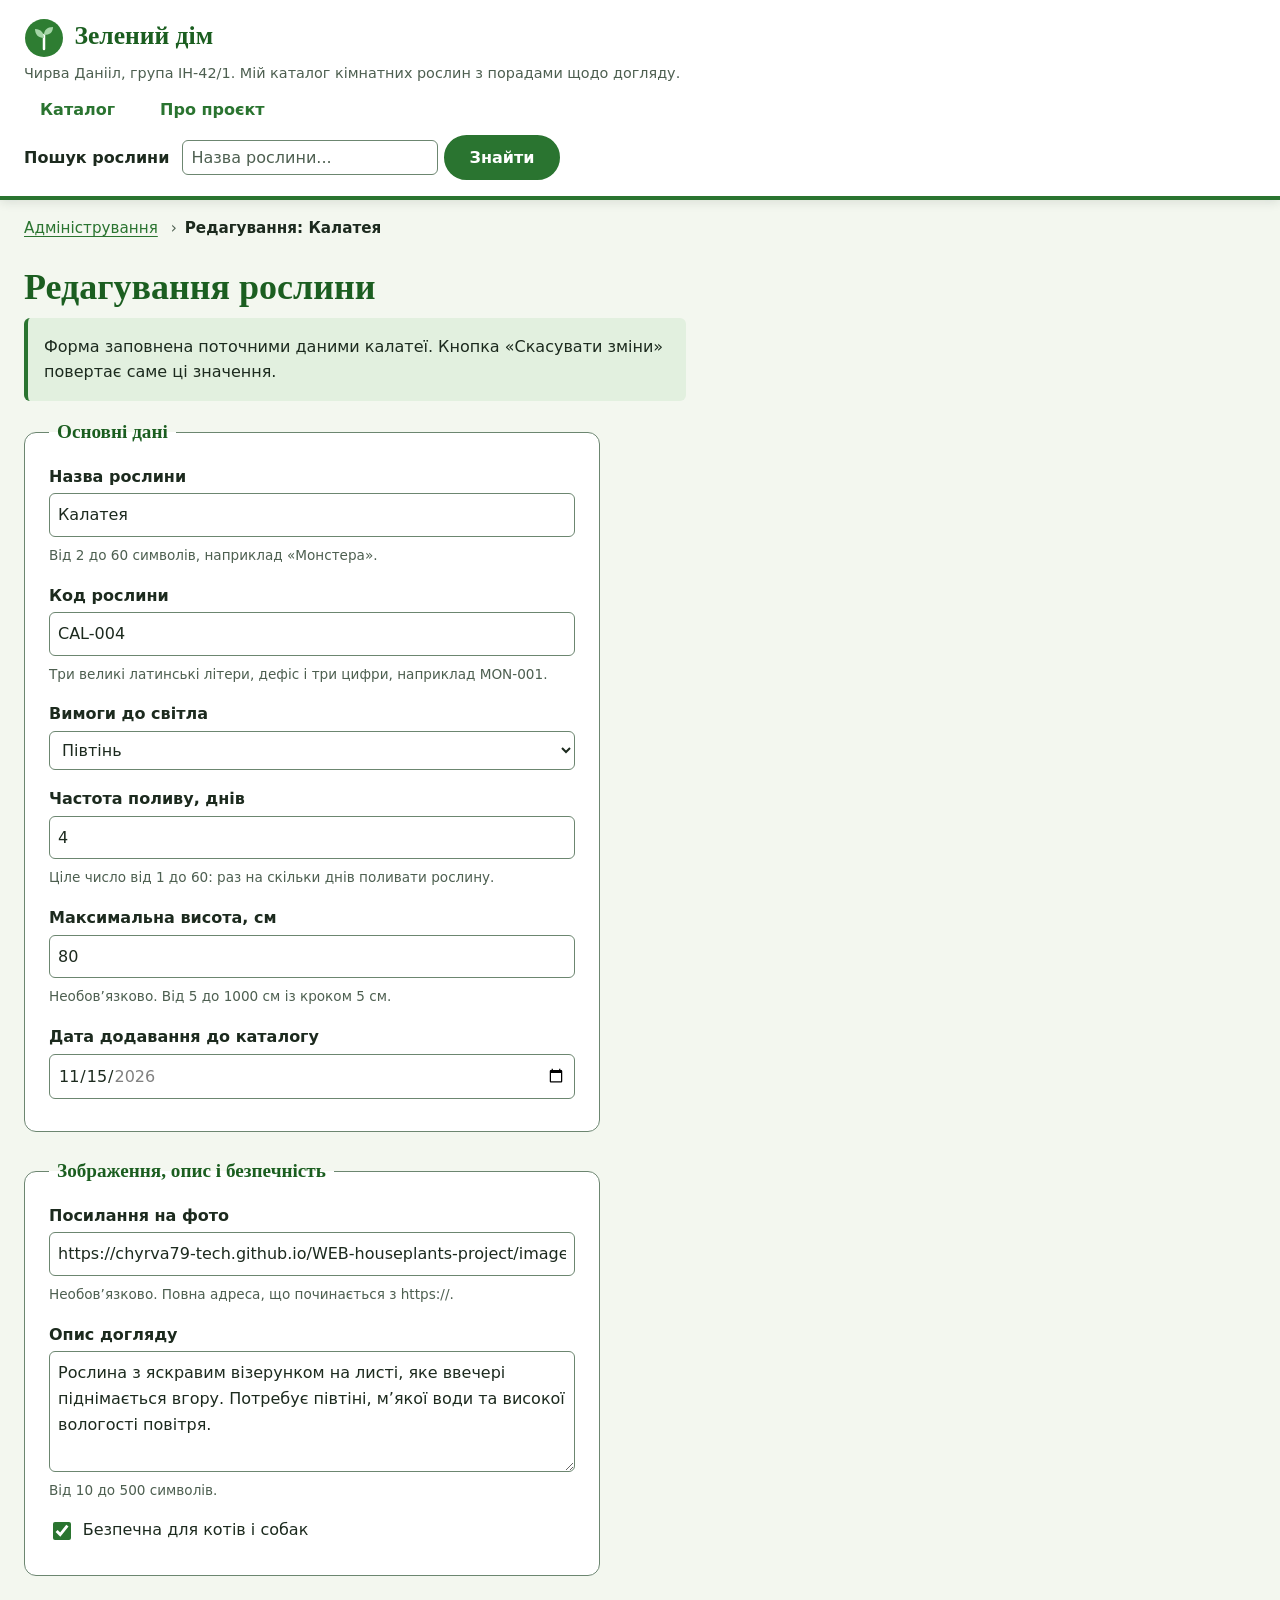
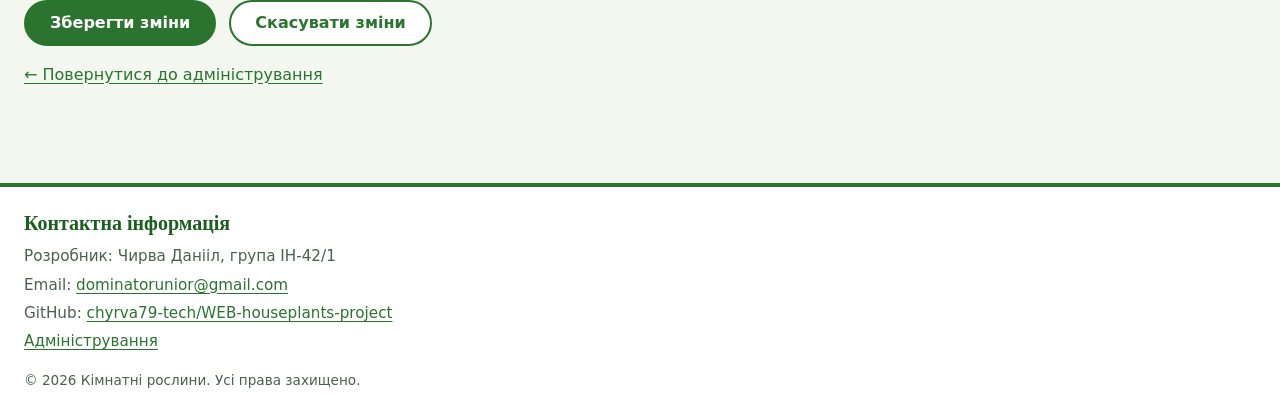
<file: admin-edit.html>
<!DOCTYPE html>
<html lang="uk">
<head>
  <meta charset="UTF-8">
  <meta name="viewport" content="width=device-width, initial-scale=1.0">
  <title>Редагування: Калатея – Зелений дім</title>
  <meta name="description" content="Навчальна форма редагування рослини каталогу: калатея.">
  <link rel="icon" href="favicon.ico" type="image/x-icon">
  <link rel="stylesheet" href="css/main.css">
</head>
<body>
  <a class="skip-link" href="#main-content">Перейти до основного вмісту</a>
 
  <header class="site-header">
    <p class="brand">
      <a class="brand__link" href="index.html">
        <img class="brand__logo" src="images/logo.svg" width="40" height="40" alt="">
        Зелений дім
      </a>
    </p>
    <p class="site-header__owner">Чирва Данііл, група ІН-42/1. Мій каталог кімнатних рослин з порадами щодо догляду.</p>
 
    <nav class="site-nav" aria-label="Основна навігація">
      <ul class="site-nav__list">
        <li class="site-nav__item"><a class="site-nav__link" href="index.html">Каталог</a></li>
        <li class="site-nav__item"><a class="site-nav__link" href="about.html">Про проєкт</a></li>
      </ul>
    </nav>
 
    <search class="search">
      <form class="search__form" action="index.html" method="get">
        <label class="search__label" for="search">Пошук рослини</label>
        <input class="search__input" id="search" name="q" type="search" placeholder="Назва рослини..." maxlength="80">
        <button class="button button--primary" type="submit">Знайти</button>
      </form>
    </search>
  </header>
 
  <main class="page" id="main-content">
    <nav class="breadcrumbs" aria-label="Хлібні крихти">
      <ol class="breadcrumbs__list">
        <li class="breadcrumbs__item"><a class="breadcrumbs__link" href="admin.html">Адміністрування</a></li>
        <li class="breadcrumbs__item"><a class="breadcrumbs__link" href="admin-edit.html" aria-current="page">Редагування: Калатея</a></li>
      </ol>
    </nav>
 
    <h1 class="page__title">Редагування рослини</h1>
    <p class="page__lead">Форма заповнена поточними даними калатеї. Кнопка «Скасувати зміни» повертає саме ці значення.</p>
 
    <form class="form" id="edit-form" action="admin-edit.html" method="get" autocomplete="off">
      <input type="hidden" name="id" value="4">
      <fieldset class="form__group">
        <legend class="form__legend">Основні дані</legend>
 
        <p class="form__field">
          <label class="form__label" for="edit-form-title">Назва рослини</label>
          <input class="form__control" id="edit-form-title" name="title" type="text" required minlength="2" maxlength="60" value="Калатея"
                 aria-describedby="edit-form-title-hint">
        </p>
        <p class="form__hint" id="edit-form-title-hint">Від 2 до 60 символів, наприклад «Монстера».</p>
 
        <p class="form__field">
          <label class="form__label" for="edit-form-code">Код рослини</label>
          <input class="form__control" id="edit-form-code" name="plantCode" type="text" required pattern="[A-Z]{3}-[0-9]{3}" maxlength="7" value="CAL-004"
                 aria-describedby="edit-form-code-hint">
        </p>
        <p class="form__hint" id="edit-form-code-hint">Три великі латинські літери, дефіс і три цифри, наприклад MON-001.</p>
 
        <p class="form__field">
          <label class="form__label" for="edit-form-light">Вимоги до світла</label>
          <select class="form__control" id="edit-form-light" name="light" required>
            <option value="">Оберіть варіант</option>
            <option value="bright">Яскраве світло</option>
            <option value="diffused">Розсіяне світло</option>
            <option value="shade" selected>Півтінь</option>
          </select>
        </p>
 
        <p class="form__field">
          <label class="form__label" for="edit-form-water">Частота поливу, днів</label>
          <input class="form__control" id="edit-form-water" name="waterDays" type="number" required min="1" max="60" step="1" value="4"
                 aria-describedby="edit-form-water-hint">
        </p>
        <p class="form__hint" id="edit-form-water-hint">Ціле число від 1 до 60: раз на скільки днів поливати рослину.</p>
 
        <p class="form__field">
          <label class="form__label" for="edit-form-height">Максимальна висота, см</label>
          <input class="form__control" id="edit-form-height" name="maxHeight" type="number" min="5" max="1000" step="5" value="80"
                 aria-describedby="edit-form-height-hint">
        </p>
        <p class="form__hint" id="edit-form-height-hint">Необов’язково. Від 5 до 1000 см із кроком 5 см.</p>
 
        <p class="form__field">
          <label class="form__label" for="edit-form-added">Дата додавання до каталогу</label>
          <input class="form__control" id="edit-form-added" name="addedAt" type="date" required min="2026-01-01" max="2026-12-31" value="2026-11-15">
        </p>
      </fieldset>
 
      <fieldset class="form__group">
        <legend class="form__legend">Зображення, опис і безпечність</legend>
 
        <p class="form__field">
          <label class="form__label" for="edit-form-image">Посилання на фото</label>
          <input class="form__control" id="edit-form-image" name="image" type="url" maxlength="2048" value="https://chyrva79-tech.github.io/WEB-houseplants-project/images/calathea-800w.jpg"
                 aria-describedby="edit-form-image-hint">
        </p>
        <p class="form__hint" id="edit-form-image-hint">Необов’язково. Повна адреса, що починається з https://.</p>
 
        <p class="form__field">
          <label class="form__label" for="edit-form-description">Опис догляду</label>
          <textarea class="form__control" id="edit-form-description" name="description" required minlength="10" maxlength="500" rows="4" cols="50"
                    aria-describedby="edit-form-description-hint">Рослина з яскравим візерунком на листі, яке ввечері піднімається вгору. Потребує півтіні, м’якої води та високої вологості повітря.</textarea>
        </p>
        <p class="form__hint" id="edit-form-description-hint">Від 10 до 500 символів.</p>
 
        <p class="form__check">
          <input class="form__checkbox" id="edit-form-pet-safe" name="petSafe" type="checkbox" value="true" checked>
          <label class="form__check-label" for="edit-form-pet-safe">Безпечна для котів і собак</label>
        </p>
      </fieldset>
 
      <p class="form__actions">
        <button class="button button--primary" type="submit">Зберегти зміни</button>
        <button class="button button--secondary" type="reset">Скасувати зміни</button>
      </p>
    </form>
 
    <p class="back-link"><a href="admin.html">Повернутися до адміністрування</a></p>
  </main>
 
  <footer class="site-footer" id="contacts">
    <h2 class="site-footer__title">Контактна інформація</h2>
    <address class="site-footer__address">
      <p>Розробник: Чирва Данііл, група ІН-42/1</p>
      <p>Email: <a href="mailto:dominatorunior@gmail.com">dominatorunior@gmail.com</a></p>
      <p>GitHub: <a href="https://github.com/chyrva79-tech/WEB-houseplants-project">chyrva79-tech/WEB-houseplants-project</a></p>
    </address>
    <p class="site-footer__admin"><a href="admin.html">Адміністрування</a></p>
    <p class="site-footer__copy">&copy; <time datetime="2026">2026</time> Кімнатні рослини. Усі права захищено.</p>
  </footer>
</body>
</html>
</file>
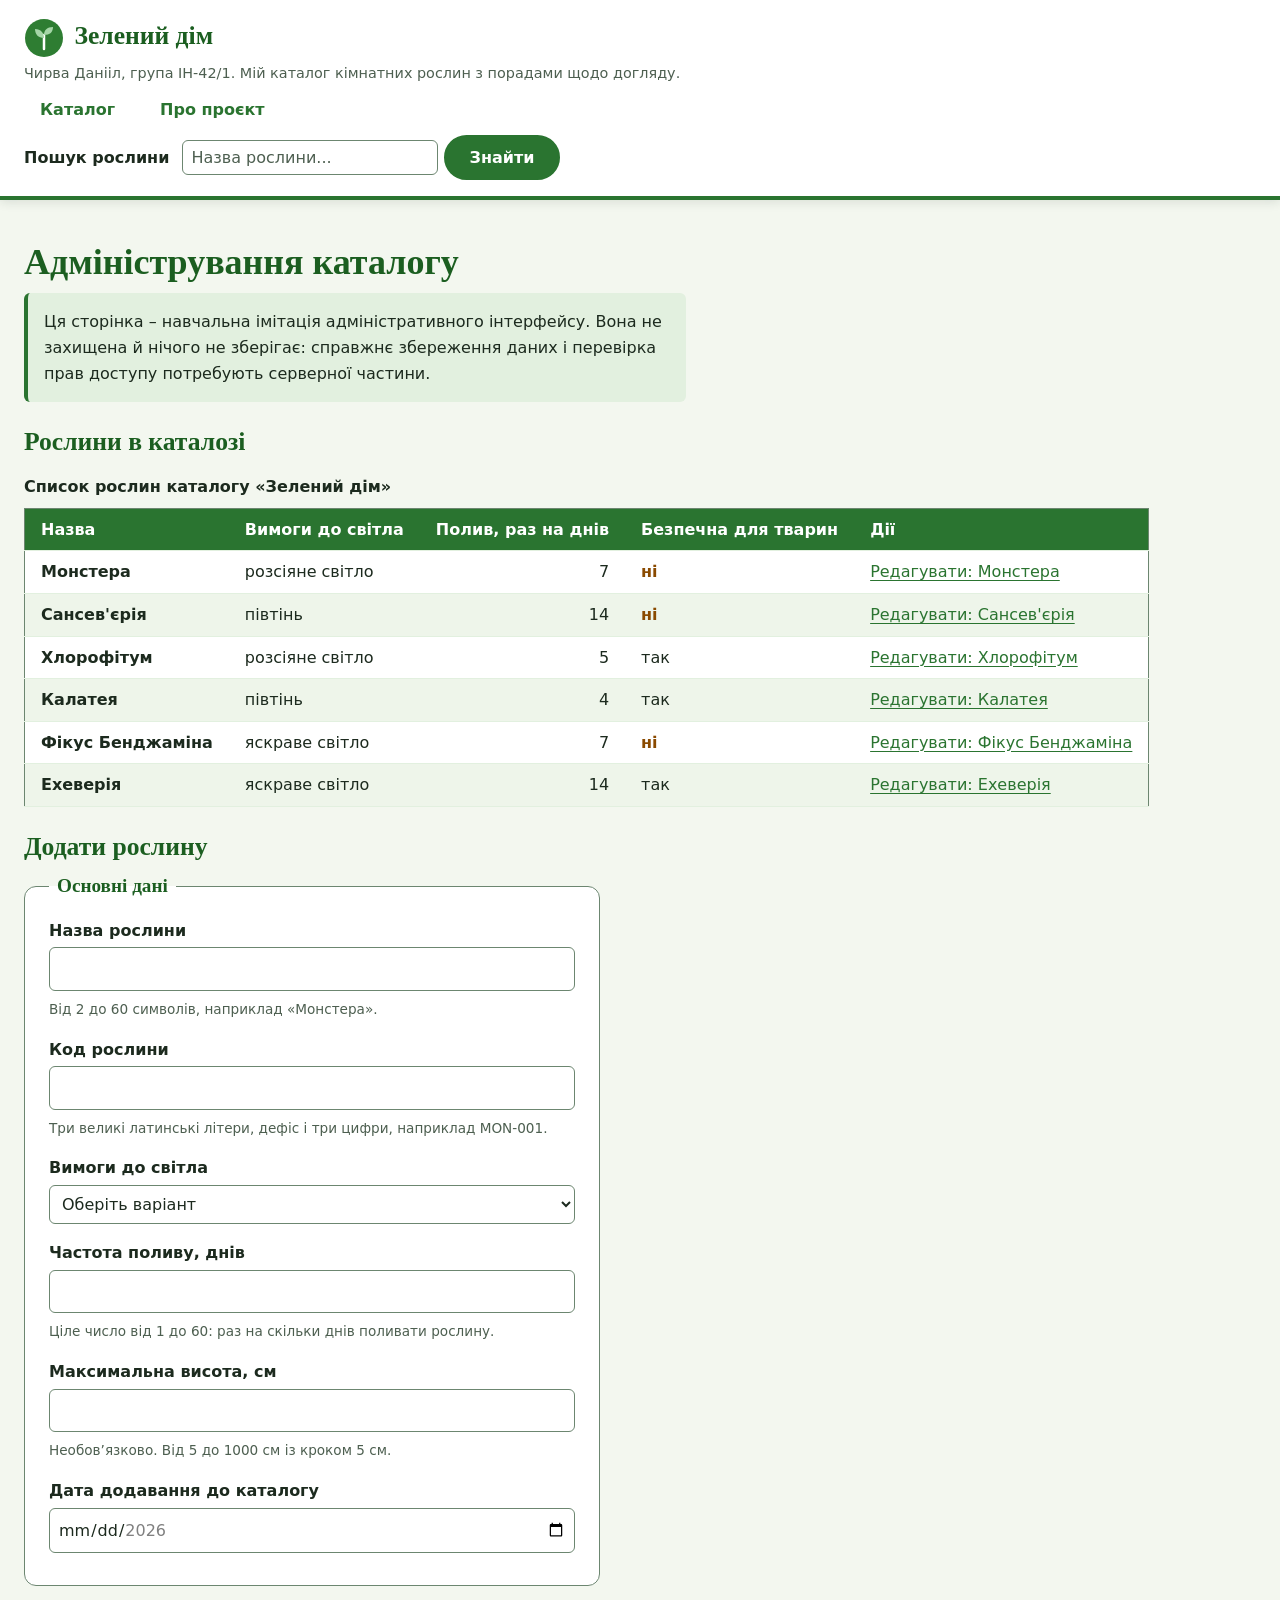
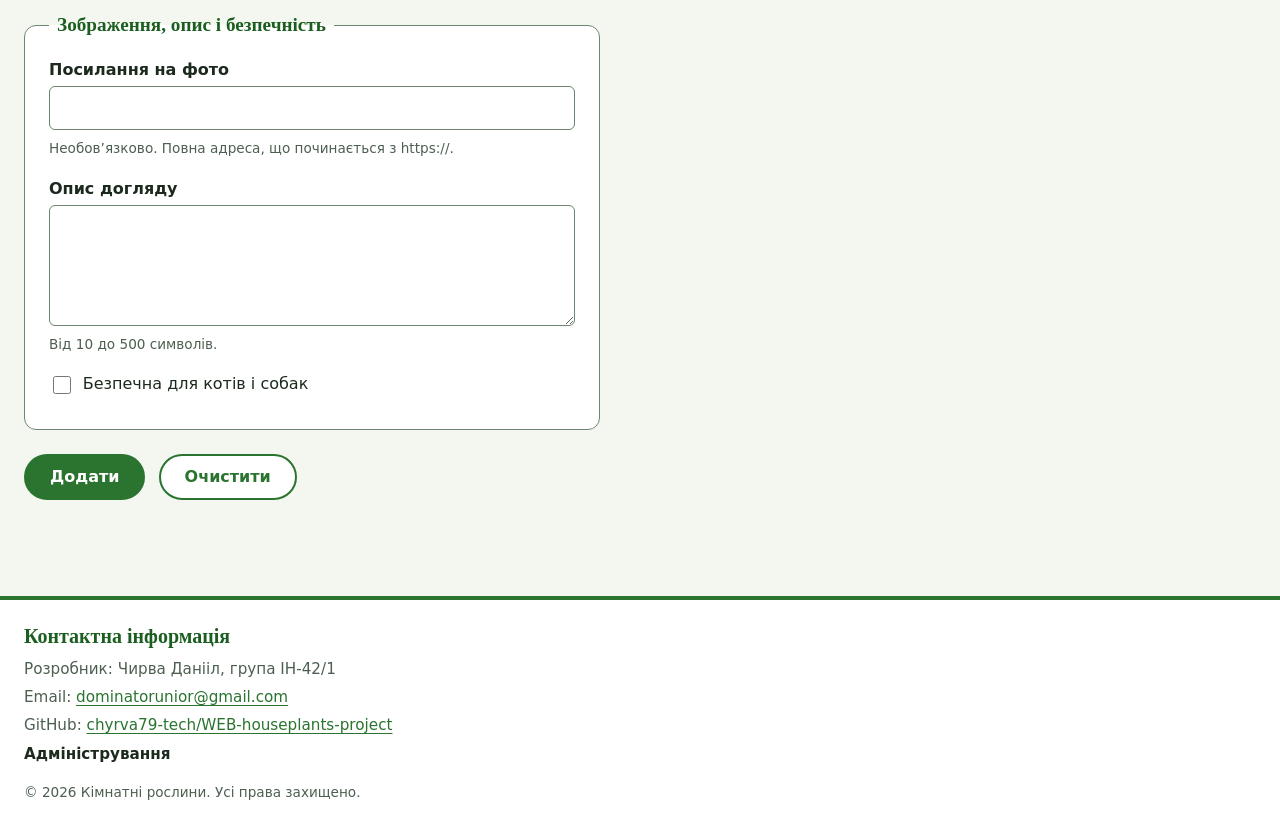
<file: admin.html>
<!DOCTYPE html>
<html lang="uk">
<head>
  <meta charset="UTF-8">
  <meta name="viewport" content="width=device-width, initial-scale=1.0">
  <title>Адміністрування – Зелений дім</title>
  <meta name="description" content="Навчальна сторінка адміністрування каталогу кімнатних рослин: список рослин і форма додавання.">
  <link rel="icon" href="favicon.ico" type="image/x-icon">
  <link rel="stylesheet" href="css/main.css">
</head>
<body>
  <a class="skip-link" href="#main-content">Перейти до основного вмісту</a>
 
  <header class="site-header">
    <p class="brand">
      <a class="brand__link" href="index.html">
        <img class="brand__logo" src="images/logo.svg" width="40" height="40" alt="">
        Зелений дім
      </a>
    </p>
    <p class="site-header__owner">Чирва Данііл, група ІН-42/1. Мій каталог кімнатних рослин з порадами щодо догляду.</p>
 
    <nav class="site-nav" aria-label="Основна навігація">
      <ul class="site-nav__list">
        <li class="site-nav__item"><a class="site-nav__link" href="index.html">Каталог</a></li>
        <li class="site-nav__item"><a class="site-nav__link" href="about.html">Про проєкт</a></li>
      </ul>
    </nav>
 
    <search class="search">
      <form class="search__form" action="index.html" method="get">
        <label class="search__label" for="search">Пошук рослини</label>
        <input class="search__input" id="search" name="q" type="search" placeholder="Назва рослини..." maxlength="80">
        <button class="button button--primary" type="submit">Знайти</button>
      </form>
    </search>
  </header>
 
  <main class="page" id="main-content">
    <h1 class="page__title">Адміністрування каталогу</h1>
    <p class="page__lead">Ця сторінка – навчальна імітація адміністративного інтерфейсу. Вона не захищена й нічого не зберігає: справжнє збереження даних і перевірка прав доступу потребують серверної частини.</p>
 
    <section id="plants" aria-labelledby="plants-title">
      <h2 id="plants-title">Рослини в каталозі</h2>
      <table class="data-table">
        <caption class="data-table__caption">Список рослин каталогу «Зелений дім»</caption>
        <thead>
          <tr>
            <th scope="col">Назва</th>
            <th scope="col">Вимоги до світла</th>
            <th class="data-table__num" scope="col">Полив, раз на днів</th>
            <th scope="col">Безпечна для тварин</th>
            <th scope="col">Дії</th>
          </tr>
        </thead>
        <tbody>
          <tr>
            <th scope="row">Монстера</th>
            <td>розсіяне світло</td>
            <td class="data-table__num"><data value="7">7</data></td>
            <td class="data-table__pet" data-pet-safe="false">ні</td>
            <td><a class="data-table__action" href="admin-edit.html">Редагувати: Монстера</a></td>
          </tr>
          <tr>
            <th scope="row">Сансев'єрія</th>
            <td>півтінь</td>
            <td class="data-table__num"><data value="14">14</data></td>
            <td class="data-table__pet" data-pet-safe="false">ні</td>
            <td><a class="data-table__action" href="admin-edit.html">Редагувати: Сансев'єрія</a></td>
          </tr>
          <tr>
            <th scope="row">Хлорофітум</th>
            <td>розсіяне світло</td>
            <td class="data-table__num"><data value="5">5</data></td>
            <td class="data-table__pet" data-pet-safe="true">так</td>
            <td><a class="data-table__action" href="admin-edit.html">Редагувати: Хлорофітум</a></td>
          </tr>
          <tr>
            <th scope="row">Калатея</th>
            <td>півтінь</td>
            <td class="data-table__num"><data value="4">4</data></td>
            <td class="data-table__pet" data-pet-safe="true">так</td>
            <td><a class="data-table__action" href="admin-edit.html">Редагувати: Калатея</a></td>
          </tr>
          <tr>
            <th scope="row">Фікус Бенджаміна</th>
            <td>яскраве світло</td>
            <td class="data-table__num"><data value="7">7</data></td>
            <td class="data-table__pet" data-pet-safe="false">ні</td>
            <td><a class="data-table__action" href="admin-edit.html">Редагувати: Фікус Бенджаміна</a></td>
          </tr>
          <tr>
            <th scope="row">Ехеверія</th>
            <td>яскраве світло</td>
            <td class="data-table__num"><data value="14">14</data></td>
            <td class="data-table__pet" data-pet-safe="true">так</td>
            <td><a class="data-table__action" href="admin-edit.html">Редагувати: Ехеверія</a></td>
          </tr>
        </tbody>
      </table>
    </section>
 
    <section id="add" aria-labelledby="add-title">
      <h2 id="add-title">Додати рослину</h2>
      <form class="form" id="plant-form" action="admin.html" method="get" autocomplete="off">
        <fieldset class="form__group">
          <legend class="form__legend">Основні дані</legend>
 
          <p class="form__field">
            <label class="form__label" for="plant-form-title">Назва рослини</label>
            <input class="form__control" id="plant-form-title" name="title" type="text" required minlength="2" maxlength="60"
                   aria-describedby="plant-form-title-hint">
          </p>
          <p class="form__hint" id="plant-form-title-hint">Від 2 до 60 символів, наприклад «Монстера».</p>
 
          <p class="form__field">
            <label class="form__label" for="plant-form-code">Код рослини</label>
            <input class="form__control" id="plant-form-code" name="plantCode" type="text" required pattern="[A-Z]{3}-[0-9]{3}" maxlength="7"
                   aria-describedby="plant-form-code-hint">
          </p>
          <p class="form__hint" id="plant-form-code-hint">Три великі латинські літери, дефіс і три цифри, наприклад MON-001.</p>
 
          <p class="form__field">
            <label class="form__label" for="plant-form-light">Вимоги до світла</label>
            <select class="form__control" id="plant-form-light" name="light" required>
              <option value="" selected>Оберіть варіант</option>
              <option value="bright">Яскраве світло</option>
              <option value="diffused">Розсіяне світло</option>
              <option value="shade">Півтінь</option>
            </select>
          </p>
 
          <p class="form__field">
            <label class="form__label" for="plant-form-water">Частота поливу, днів</label>
            <input class="form__control" id="plant-form-water" name="waterDays" type="number" required min="1" max="60" step="1"
                   aria-describedby="plant-form-water-hint">
          </p>
          <p class="form__hint" id="plant-form-water-hint">Ціле число від 1 до 60: раз на скільки днів поливати рослину.</p>
 
          <p class="form__field">
            <label class="form__label" for="plant-form-height">Максимальна висота, см</label>
            <input class="form__control" id="plant-form-height" name="maxHeight" type="number" min="5" max="1000" step="5"
                   aria-describedby="plant-form-height-hint">
          </p>
          <p class="form__hint" id="plant-form-height-hint">Необов’язково. Від 5 до 1000 см із кроком 5 см.</p>
 
          <p class="form__field">
            <label class="form__label" for="plant-form-added">Дата додавання до каталогу</label>
            <input class="form__control" id="plant-form-added" name="addedAt" type="date" required min="2026-01-01" max="2026-12-31">
          </p>
        </fieldset>
 
        <fieldset class="form__group">
          <legend class="form__legend">Зображення, опис і безпечність</legend>
 
          <p class="form__field">
            <label class="form__label" for="plant-form-image">Посилання на фото</label>
            <input class="form__control" id="plant-form-image" name="image" type="url" maxlength="2048"
                   aria-describedby="plant-form-image-hint">
          </p>
          <p class="form__hint" id="plant-form-image-hint">Необов’язково. Повна адреса, що починається з https://.</p>
 
          <p class="form__field">
            <label class="form__label" for="plant-form-description">Опис догляду</label>
            <textarea class="form__control" id="plant-form-description" name="description" required minlength="10" maxlength="500" rows="4" cols="50"
                      aria-describedby="plant-form-description-hint"></textarea>
          </p>
          <p class="form__hint" id="plant-form-description-hint">Від 10 до 500 символів.</p>
 
          <p class="form__check">
            <input class="form__checkbox" id="plant-form-pet-safe" name="petSafe" type="checkbox" value="true">
            <label class="form__check-label" for="plant-form-pet-safe">Безпечна для котів і собак</label>
          </p>
        </fieldset>
 
        <p class="form__actions">
          <button class="button button--primary" type="submit">Додати</button>
          <button class="button button--secondary" type="reset">Очистити</button>
        </p>
      </form>
    </section>
  </main>
 
  <footer class="site-footer" id="contacts">
    <h2 class="site-footer__title">Контактна інформація</h2>
    <address class="site-footer__address">
      <p>Розробник: Чирва Данііл, група ІН-42/1</p>
      <p>Email: <a href="mailto:dominatorunior@gmail.com">dominatorunior@gmail.com</a></p>
      <p>GitHub: <a href="https://github.com/chyrva79-tech/WEB-houseplants-project">chyrva79-tech/WEB-houseplants-project</a></p>
    </address>
    <p class="site-footer__admin"><a href="admin.html" aria-current="page">Адміністрування</a></p>
    <p class="site-footer__copy">&copy; <time datetime="2026">2026</time> Кімнатні рослини. Усі права захищено.</p>
  </footer>
</body>
</html>
</file>
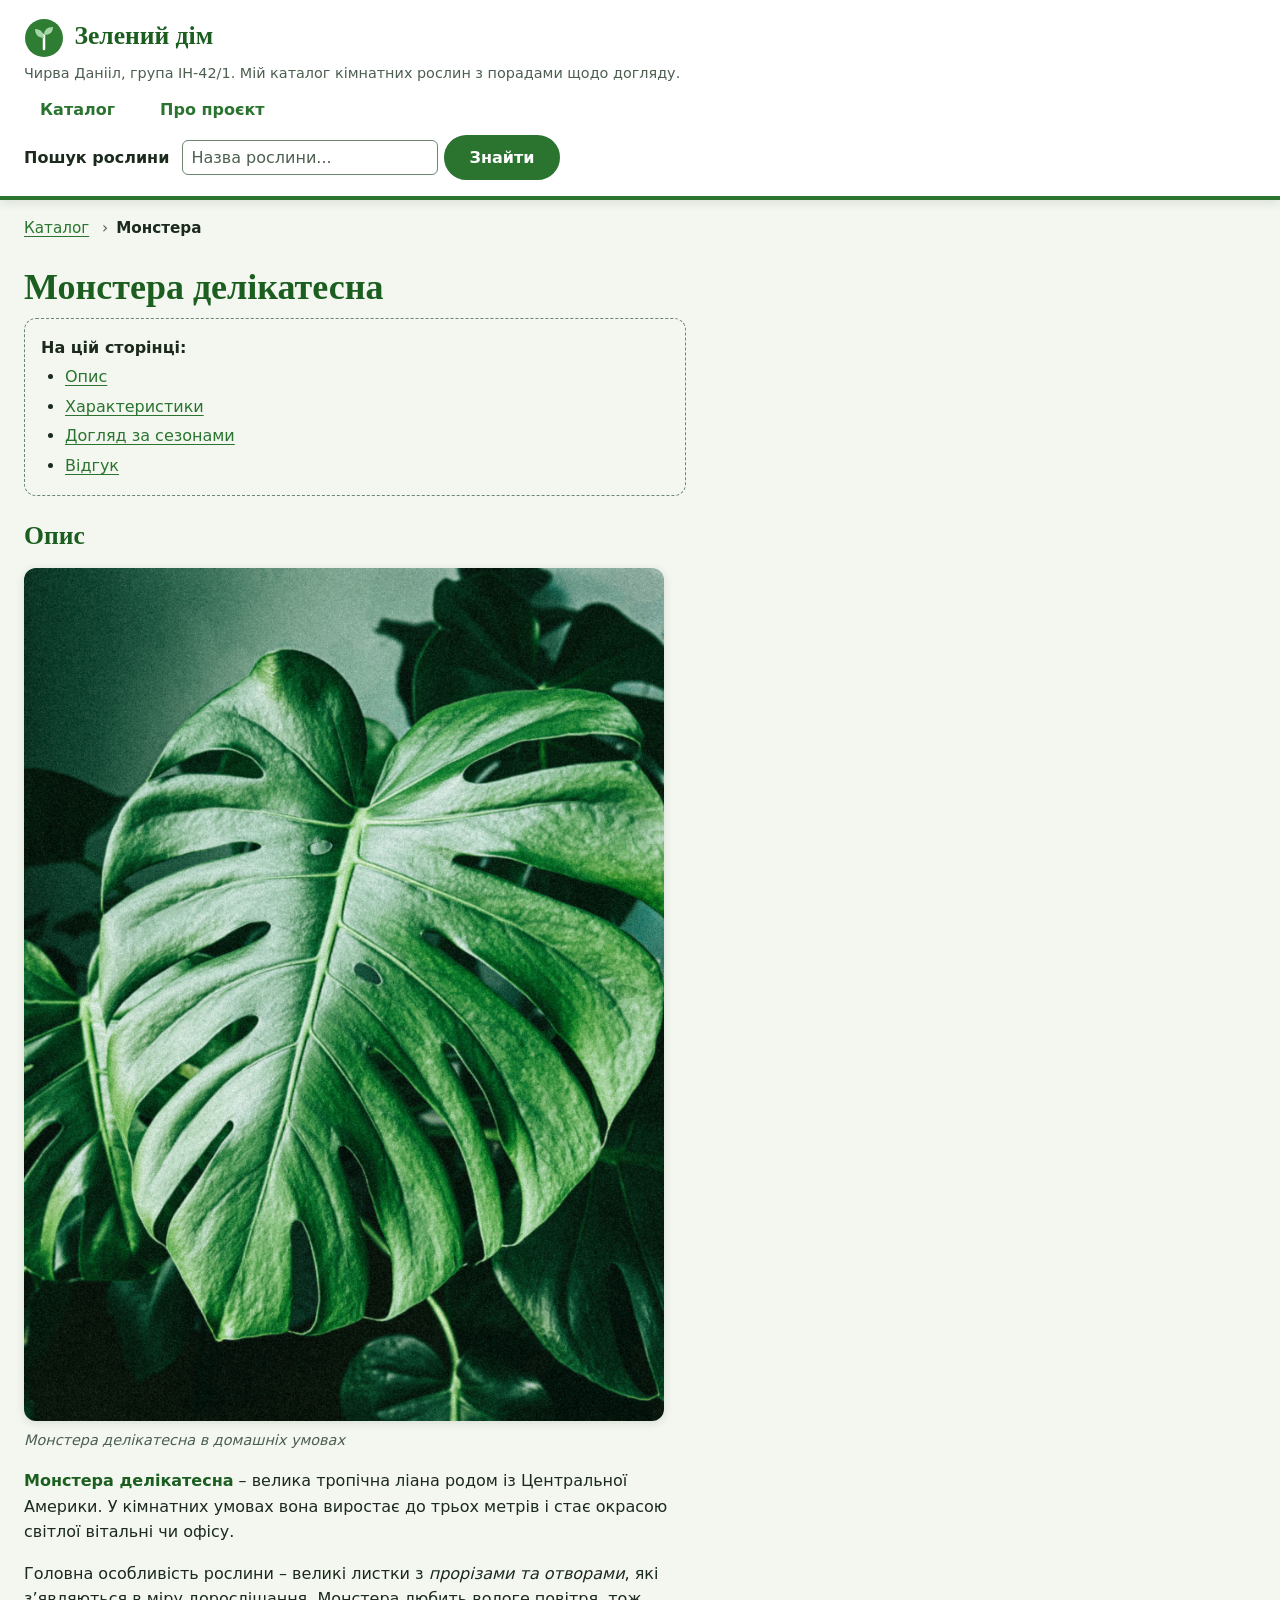
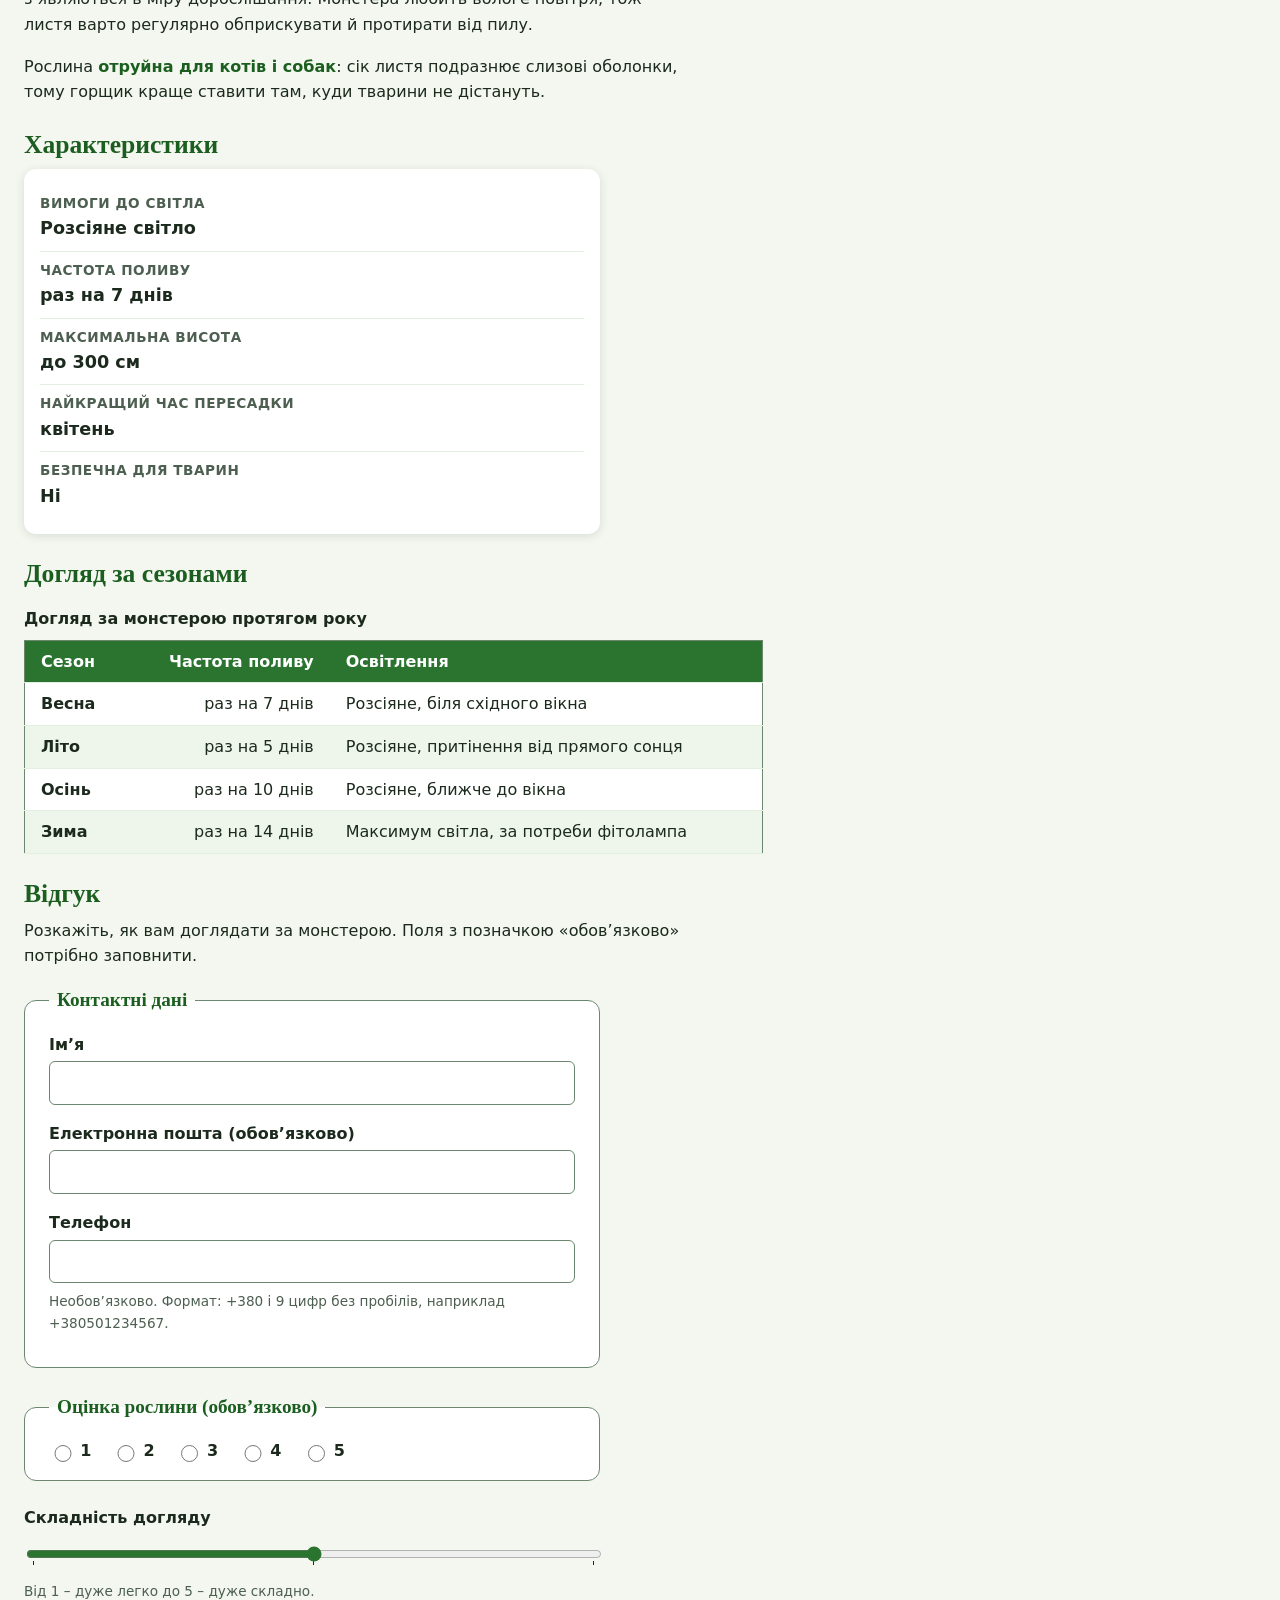
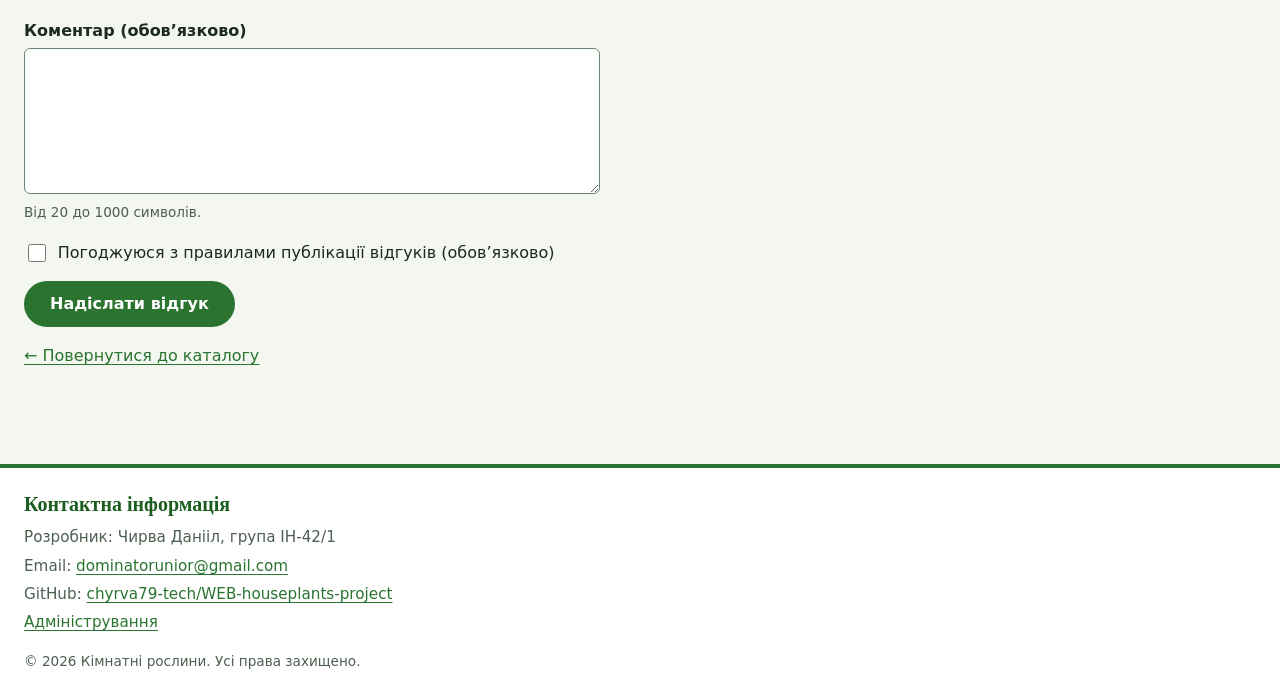
<file: details.html>
<!DOCTYPE html>
<html lang="uk">
<head>
  <meta charset="UTF-8">
  <meta name="viewport" content="width=device-width, initial-scale=1.0">
  <title>Монстера делікатесна – Зелений дім</title>
  <meta name="description" content="Монстера делікатесна: опис, вимоги до світла, частота поливу та догляд за сезонами.">
  <link rel="icon" href="favicon.ico" type="image/x-icon">
  <link rel="stylesheet" href="css/main.css">
</head>
<body>
  <a class="skip-link" href="#main-content">Перейти до основного вмісту</a>
 
  <header class="site-header">
    <p class="brand">
      <a class="brand__link" href="index.html">
        <img class="brand__logo" src="images/logo.svg" width="40" height="40" alt="">
        Зелений дім
      </a>
    </p>
    <p class="site-header__owner">Чирва Данііл, група ІН-42/1. Мій каталог кімнатних рослин з порадами щодо догляду.</p>
 
    <nav class="site-nav" aria-label="Основна навігація">
      <ul class="site-nav__list">
        <li class="site-nav__item"><a class="site-nav__link" href="index.html">Каталог</a></li>
        <li class="site-nav__item"><a class="site-nav__link" href="about.html">Про проєкт</a></li>
      </ul>
    </nav>
 
    <search class="search">
      <form class="search__form" action="index.html" method="get">
        <label class="search__label" for="search">Пошук рослини</label>
        <input class="search__input" id="search" name="q" type="search" placeholder="Назва рослини..." maxlength="80">
        <button class="button button--primary" type="submit">Знайти</button>
      </form>
    </search>
  </header>
 
  <main class="page page--text" id="main-content">
    <nav class="breadcrumbs" aria-label="Хлібні крихти">
      <ol class="breadcrumbs__list">
        <li class="breadcrumbs__item"><a class="breadcrumbs__link" href="index.html">Каталог</a></li>
        <li class="breadcrumbs__item"><a class="breadcrumbs__link" href="details.html" aria-current="page">Монстера</a></li>
      </ol>
    </nav>
 
    <article class="plant-details">
      <h1 class="plant-details__title">Монстера делікатесна</h1>
 
      <nav class="toc" aria-label="На цій сторінці">
        <p class="toc__title">На цій сторінці:</p>
        <ul class="toc__list">
          <li><a href="#description">Опис</a></li>
          <li><a href="#characteristics">Характеристики</a></li>
          <li><a href="#seasons">Догляд за сезонами</a></li>
          <li><a href="#review">Відгук</a></li>
        </ul>
      </nav>
 
      <section id="description" aria-labelledby="description-title">
        <h2 id="description-title">Опис</h2>
 
        <figure class="photo">
          <picture>
            <source type="image/avif" srcset="images/monstera-800w.avif">
            <source type="image/webp" srcset="images/monstera-800w.webp">
            <img class="photo__image" src="images/monstera-800w.jpg"
                 width="800" height="600"
                 alt="Монстера з великим розрізаним листям у горщику"
                 fetchpriority="high">
          </picture>
          <figcaption class="photo__caption">Монстера делікатесна в домашніх умовах</figcaption>
        </figure>
 
        <p><strong>Монстера делікатесна</strong> – велика тропічна ліана родом із Центральної Америки. У кімнатних умовах вона виростає до трьох метрів і стає окрасою світлої вітальні чи офісу.</p>
        <p>Головна особливість рослини – великі листки з <em>прорізами та отворами</em>, які з’являються в міру дорослішання. Монстера любить вологе повітря, тож листя варто регулярно обприскувати й протирати від пилу.</p>
        <p>Рослина <strong>отруйна для котів і собак</strong>: сік листя подразнює слизові оболонки, тому горщик краще ставити там, куди тварини не дістануть.</p>
      </section>
 
      <section id="characteristics" aria-labelledby="characteristics-title">
        <h2 id="characteristics-title">Характеристики</h2>
        <dl class="specs">
          <dt class="specs__term">Вимоги до світла</dt>
          <dd class="specs__value">Розсіяне світло</dd>
 
          <dt class="specs__term">Частота поливу</dt>
          <dd class="specs__value">раз на <data value="7">7 днів</data></dd>
 
          <dt class="specs__term">Максимальна висота</dt>
          <dd class="specs__value"><data value="300">до 300 см</data></dd>
 
          <dt class="specs__term">Найкращий час пересадки</dt>
          <dd class="specs__value"><time datetime="2027-04">квітень</time></dd>
 
          <dt class="specs__term">Безпечна для тварин</dt>
          <dd class="specs__value">Ні</dd>
        </dl>
      </section>
 
      <section id="seasons" aria-labelledby="seasons-title">
        <h2 id="seasons-title">Догляд за сезонами</h2>
        <table class="data-table">
          <caption class="data-table__caption">Догляд за монстерою протягом року</caption>
          <thead>
            <tr>
              <th scope="col">Сезон</th>
              <th class="data-table__num" scope="col">Частота поливу</th>
              <th scope="col">Освітлення</th>
            </tr>
          </thead>
          <tbody>
            <tr>
              <th scope="row">Весна</th>
              <td class="data-table__num">раз на <data value="7">7 днів</data></td>
              <td>Розсіяне, біля східного вікна</td>
            </tr>
            <tr>
              <th scope="row">Літо</th>
              <td class="data-table__num">раз на <data value="5">5 днів</data></td>
              <td>Розсіяне, притінення від прямого сонця</td>
            </tr>
            <tr>
              <th scope="row">Осінь</th>
              <td class="data-table__num">раз на <data value="10">10 днів</data></td>
              <td>Розсіяне, ближче до вікна</td>
            </tr>
            <tr>
              <th scope="row">Зима</th>
              <td class="data-table__num">раз на <data value="14">14 днів</data></td>
              <td>Максимум світла, за потреби фітолампа</td>
            </tr>
          </tbody>
        </table>
      </section>
 
      <section id="review" aria-labelledby="review-title">
        <h2 id="review-title">Відгук</h2>
        <p>Розкажіть, як вам доглядати за монстерою. Поля з позначкою «обов’язково» потрібно заповнити.</p>
        <form class="form" id="review-form" action="details.html" method="get">
          <fieldset class="form__group">
            <legend class="form__legend">Контактні дані</legend>
            <p class="form__field">
              <label class="form__label" for="review-name">Ім’я</label>
              <input class="form__control" id="review-name" name="authorName" type="text" maxlength="50" autocomplete="name">
            </p>
            <p class="form__field">
              <label class="form__label" for="review-email">Електронна пошта (обов’язково)</label>
              <input class="form__control" id="review-email" name="email" type="email" required maxlength="100" autocomplete="email">
            </p>
            <p class="form__field">
              <label class="form__label" for="review-phone">Телефон</label>
              <input class="form__control" id="review-phone" name="phone" type="tel" autocomplete="tel" pattern="\+380[0-9]{9}"
                     aria-describedby="review-phone-hint">
            </p>
            <p class="form__hint" id="review-phone-hint">Необов’язково. Формат: +380 і 9 цифр без пробілів, наприклад +380501234567.</p>
          </fieldset>
 
          <fieldset class="form__group">
            <legend class="form__legend">Оцінка рослини (обов’язково)</legend>
            <p class="form__choices">
              <label class="form__choice"><input class="form__radio" type="radio" name="rating" value="1" required> 1</label>
              <label class="form__choice"><input class="form__radio" type="radio" name="rating" value="2"> 2</label>
              <label class="form__choice"><input class="form__radio" type="radio" name="rating" value="3"> 3</label>
              <label class="form__choice"><input class="form__radio" type="radio" name="rating" value="4"> 4</label>
              <label class="form__choice"><input class="form__radio" type="radio" name="rating" value="5"> 5</label>
            </p>
          </fieldset>
 
          <p class="form__field">
            <label class="form__label" for="review-difficulty">Складність догляду</label>
            <input class="form__control form__control--range" id="review-difficulty" name="careDifficulty" type="range" min="1" max="5" step="1" value="3"
                   list="difficulty-marks" aria-describedby="review-difficulty-hint">
            <datalist id="difficulty-marks">
              <option value="1" label="легко"></option>
              <option value="3" label="середньо"></option>
              <option value="5" label="складно"></option>
            </datalist>
          </p>
          <p class="form__hint" id="review-difficulty-hint">Від 1 – дуже легко до 5 – дуже складно.</p>
 
          <p class="form__field">
            <label class="form__label" for="review-comment">Коментар (обов’язково)</label>
            <textarea class="form__control" id="review-comment" name="comment" required minlength="20" maxlength="1000" rows="5" cols="50"
                      aria-describedby="review-comment-hint"></textarea>
          </p>
          <p class="form__hint" id="review-comment-hint">Від 20 до 1000 символів.</p>
 
          <p class="form__check">
            <input class="form__checkbox" id="review-agree" name="agree" type="checkbox" value="yes" required>
            <label class="form__check-label" for="review-agree">Погоджуюся з правилами публікації відгуків (обов’язково)</label>
          </p>
 
          <p class="form__actions">
            <button class="button button--primary" type="submit">Надіслати відгук</button>
          </p>
        </form>
      </section>
 
      <p class="back-link"><a href="index.html">Повернутися до каталогу</a></p>
    </article>
  </main>
 
  <footer class="site-footer" id="contacts">
    <h2 class="site-footer__title">Контактна інформація</h2>
    <address class="site-footer__address">
      <p>Розробник: Чирва Данііл, група ІН-42/1</p>
      <p>Email: <a href="mailto:dominatorunior@gmail.com">dominatorunior@gmail.com</a></p>
      <p>GitHub: <a href="https://github.com/chyrva79-tech/WEB-houseplants-project">chyrva79-tech/WEB-houseplants-project</a></p>
    </address>
    <p class="site-footer__admin"><a href="admin.html">Адміністрування</a></p>
    <p class="site-footer__copy">&copy; <time datetime="2026">2026</time> Кімнатні рослини. Усі права захищено.</p>
  </footer>
</body>
</html>
</file>
<file: css/main.css>
/* =========================================================
   Зелений дім – каталог кімнатних рослин
   Таблиця стилів проєкту (ЛР5), Чирва Данііл, ІН-42/1
   ========================================================= */
 
/* Порядок шарів: пізніший шар перемагає попередній */
@layer reset, base, components, utilities;
 
/* ---------- 1. Скидання ---------- */
@layer reset {
  *,
  *::before,
  *::after {
    box-sizing: border-box;
  }
 
  body {
    margin: 0;
  }
 
  img,
  video {
    max-inline-size: 100%;
    block-size: auto;
  }
 
  input,
  select,
  textarea,
  button {
    font: inherit;
  }
}
 
/* ---------- 2. Дизайн-токени ---------- */
@layer base {
  :root {
    color-scheme: light dark;
 
    /* кольори */
    --color-bg: #f3f7ef;
    --color-surface: #ffffff;
    --color-text: #1c2a1e;
    --color-text-muted: #4d5f50;
    --color-accent: #2a7430;
    --color-accent-hover: #1b5e20;
    --color-accent-soft: #e2f0df;
    --color-on-accent: #ffffff;
    --color-border: #6c8670;
    --color-focus: #b35900;
    --color-error: #b3261e;
    --color-row: #eef5ea;
    --color-warning: #8a4a00;
    --color-warning-bg: #fff2df;
 
    /* бейджі вимог до світла */
    --badge-bright-bg: #fff1bf;
    --badge-bright-text: #5f4500;
    --badge-diffused-bg: #dcefd8;
    --badge-diffused-text: #20552a;
    --badge-shade-bg: #e1e8ef;
    --badge-shade-text: #2f4459;
 
    /* шрифти */
    --font-body: system-ui, "Segoe UI", Roboto, Arial, sans-serif;
    --font-heading: "Palatino Linotype", Palatino, Georgia, serif;
 
    /* відступи */
    --space-xs: 0.25rem;
    --space-s: 0.5rem;
    --space-m: 1rem;
    --space-l: 1.5rem;
    --space-xl: 2.5rem;
 
    /* заокруглення й тіні */
    --radius-s: 6px;
    --radius-m: 12px;
    --radius-pill: 999px;
    --shadow-card: 0 2px 10px rgb(28 42 30 / 12%);
  }
}
 
/* ---------- 3. Базові стилі документа ---------- */
@layer base {
  body {
    background-color: var(--color-bg);
    color: var(--color-text);
    font-family: var(--font-body);
    font-size: 1rem;
    line-height: 1.6;
  }
 
  h1,
  h2,
  h3 {
    margin-block: var(--space-l) var(--space-s);
    font-family: var(--font-heading);
    line-height: 1.25;
    color: var(--color-accent-hover);
  }
 
  h1 {
    font-size: 2.25rem;
  }
 
  h2 {
    font-size: 1.6rem;
  }
 
  h3 {
    font-size: 1.25rem;
  }
 
  p {
    margin-block: 0 var(--space-m);
  }
 
  a {
    color: var(--color-accent);
    text-underline-offset: 0.2em;
  }
 
  a:hover {
    color: var(--color-accent-hover);
    text-decoration-thickness: 2px;
  }
 
  :focus-visible {
    outline: 3px solid var(--color-focus);
    outline-offset: 2px;
  }
 
  ul,
  ol {
    margin-block: 0 var(--space-m);
    padding-inline-start: var(--space-l);
  }
 
  li + li {
    margin-block-start: var(--space-xs);
  }
 
  ol ::marker {
    color: var(--color-accent);
    font-weight: 700;
  }
 
  table {
    border-collapse: collapse;
  }
 
  th,
  td {
    padding: var(--space-s) var(--space-m);
    text-align: start;
    vertical-align: top;
  }
 
  address {
    font-style: normal;
  }
 
  strong {
    color: var(--color-accent-hover);
  }
 
  ::selection {
    background-color: var(--color-accent);
    color: var(--color-on-accent);
  }
}
 
/* ---------- 4. Компоненти ---------- */
@layer components {
 
  /* --- Посилання для переходу до вмісту --- */
  .skip-link {
    position: absolute;
    inset-block-start: var(--space-s);
    inset-inline-start: var(--space-s);
    padding: var(--space-s) var(--space-m);
    border-radius: var(--radius-s);
    background-color: var(--color-accent);
    color: var(--color-on-accent);
    transform: translateY(-300%);
  }
 
  .skip-link:focus-visible {
    transform: none;
  }
 
  /* --- Шапка --- */
  .site-header {
    padding: var(--space-m) var(--space-l);
    border-block-end: 4px solid var(--color-accent);
    background-color: var(--color-surface);
    box-shadow: var(--shadow-card);
  }
 
  .brand {
    margin: 0;
    font-family: var(--font-heading);
    font-size: 1.6rem;
    font-weight: 700;
  }
 
  .brand__link {
    color: var(--color-accent-hover);
    text-decoration: none;
  }
 
  .brand__logo {
    vertical-align: middle;
    margin-inline-end: var(--space-xs);
  }
 
  .site-header__owner {
    margin-block: var(--space-xs) var(--space-s);
    color: var(--color-text-muted);
    font-size: 0.9rem;
  }
 
  /* --- Головна навігація --- */
  .site-nav__list {
    margin: 0;
    padding: 0;
    list-style: none;
  }
 
  .site-nav__item {
    display: inline-block;
    margin-block: 0;
    margin-inline-end: var(--space-s);
  }
 
  .site-nav__link {
    display: inline-block;
    padding: var(--space-xs) var(--space-m);
    border-radius: var(--radius-pill);
    font-weight: 600;
    text-decoration: none;
  }
 
  .site-nav__link:hover {
    background-color: var(--color-accent-soft);
  }
 
  .site-nav__link[aria-current="page"] {
    background-color: var(--color-accent);
    color: var(--color-on-accent);
  }
 
  /* --- Пошук --- */
  .search__form {
    margin-block-start: var(--space-s);
  }
 
  .search__label {
    margin-inline-end: var(--space-s);
    font-weight: 600;
  }
 
  .search__input {
    inline-size: 16rem;
    max-inline-size: 100%;
    padding: var(--space-xs) var(--space-s);
    border: 1px solid var(--color-border);
    border-radius: var(--radius-s);
    background-color: var(--color-surface);
    color: var(--color-text);
  }
 
  .search__input::placeholder {
    color: var(--color-text-muted);
  }
 
  /* --- Основна область --- */
  .page {
    padding: var(--space-m) var(--space-l) var(--space-xl);
  }
 
  .page__lead {
    max-inline-size: 65ch;
    padding: var(--space-m);
    border-inline-start: 4px solid var(--color-accent);
    border-radius: var(--radius-s);
    background-color: var(--color-accent-soft);
  }
 
  .page--text p,
  .page--text li {
    max-inline-size: 65ch;
  }
 
  /* --- Хлібні крихти --- */
  .breadcrumbs__list {
    margin: 0 0 var(--space-m);
    padding: 0;
    list-style: none;
    font-size: 0.95rem;
  }
 
  .breadcrumbs__item {
    display: inline;
  }
 
  .breadcrumbs__item + .breadcrumbs__item::before {
    content: "›";
    margin-inline: var(--space-s);
    color: var(--color-text-muted);
  }
 
  .breadcrumbs__link[aria-current="page"] {
    color: var(--color-text);
    font-weight: 600;
    text-decoration: none;
  }
 
  /* --- Категорії й сортування в каталозі --- */
  .category-nav__list {
    margin-block-end: var(--space-m);
    padding: 0;
    list-style: none;
  }
 
  .category-nav__item {
    display: inline-block;
    margin-block: 0 var(--space-s);
    margin-inline-end: var(--space-xs);
  }
 
  .category-nav__link {
    display: inline-block;
    padding: var(--space-xs) var(--space-m);
    border: 1px solid var(--color-border);
    border-radius: var(--radius-pill);
    background-color: var(--color-surface);
    text-decoration: none;
  }
 
  .category-nav__link[aria-current="page"] {
    border-color: var(--color-accent);
    background-color: var(--color-accent);
    color: var(--color-on-accent);
  }
 
  .sort-form {
    margin-block-end: var(--space-l);
  }
 
  .sort-form__label {
    margin-inline-end: var(--space-s);
    font-weight: 600;
  }
 
  .sort-form__select {
    padding: var(--space-xs) var(--space-s);
    border: 1px solid var(--color-border);
    border-radius: var(--radius-s);
    background-color: var(--color-surface);
    color: var(--color-text);
  }
 
  /* --- Картка рослини --- */
  .catalog-list {
    margin: 0;
    padding: 0;
    list-style: none;
  }
 
  .catalog-list__item {
    margin-block: 0 var(--space-l);
  }
 
  .plant-card {
    max-inline-size: 24rem;
    padding: var(--space-m);
    border: 1px solid var(--color-border);
    border-radius: var(--radius-m);
    background-color: var(--color-surface);
    box-shadow: var(--shadow-card);
  }
 
  .plant-card__title {
    margin-block: 0 var(--space-s);
    font-size: 1.4rem;
  }
 
  .plant-card__link {
    text-decoration: none;
  }
 
  .plant-card__link:hover {
    text-decoration: underline;
  }
 
  .plant-card__media {
    margin-block-end: var(--space-s);
  }
 
  .plant-card__image {
    display: block;
    inline-size: 100%;
    aspect-ratio: 4 / 3;
    object-fit: cover;
    border-radius: var(--radius-s);
  }
 
  .plant-card__badge {
    display: inline-block;
    margin-block-end: var(--space-s);
    padding: var(--space-xs) var(--space-s);
    border-radius: var(--radius-pill);
    font-size: 0.85rem;
    font-weight: 600;
  }
 
  .plant-card__badge[data-light="bright"] {
    background-color: var(--badge-bright-bg);
    color: var(--badge-bright-text);
  }
 
  .plant-card__badge[data-light="diffused"] {
    background-color: var(--badge-diffused-bg);
    color: var(--badge-diffused-text);
  }
 
  .plant-card__badge[data-light="shade"] {
    background-color: var(--badge-shade-bg);
    color: var(--badge-shade-text);
  }
 
  .plant-card__water {
    margin-block-end: var(--space-xs);
  }
 
  .plant-card__number {
    color: var(--color-accent);
    font-size: 1.3rem;
    font-weight: 700;
  }
 
  .plant-card__meta {
    margin-block-end: var(--space-xs);
    color: var(--color-text-muted);
    font-size: 0.9rem;
  }
 
  .plant-card__pet {
    margin-block: var(--space-s);
    font-weight: 600;
  }
 
  .plant-card__pet[data-pet-safe="true"]::before {
    content: "✔ ";
    color: var(--color-accent);
  }
 
  .plant-card__pet[data-pet-safe="false"] {
    color: var(--color-warning);
  }
 
  .plant-card__pet[data-pet-safe="false"]::before {
    content: "⚠ ";
  }
 
  .plant-card__text {
    margin-block-end: 0;
  }
 
  /* картка з рослиною, небезпечною для тварин */
  .plant-card:has(.plant-card__pet[data-pet-safe="false"]) {
    border-inline-start: 6px solid var(--color-warning);
    background-color: var(--color-warning-bg);
  }
 
  /* --- Про мене та цікаві факти --- */
  .about,
  .facts {
    max-inline-size: 65ch;
    margin-block-start: var(--space-l);
    padding: var(--space-m) var(--space-l);
    border-radius: var(--radius-m);
    background-color: var(--color-surface);
    box-shadow: var(--shadow-card);
  }
 
  .facts {
    margin-inline: var(--space-l);
  }
 
  .about__photo {
    border: 4px solid var(--color-accent-soft);
    border-radius: var(--radius-m);
  }
 
  .facts__list li::marker {
    content: "🌿 ";
  }
 
  /* --- Сторінка деталей --- */
  .toc {
    max-inline-size: 65ch;
    margin-block-end: var(--space-l);
    padding: var(--space-m);
    border: 1px dashed var(--color-border);
    border-radius: var(--radius-m);
  }
 
  .toc__title {
    margin-block-end: var(--space-xs);
    font-weight: 700;
  }
 
  .toc__list {
    margin: 0;
  }
 
  .photo {
    max-inline-size: 40rem;
    margin-inline: 0;
  }
 
  .photo__image {
    display: block;
    border-radius: var(--radius-m);
    box-shadow: var(--shadow-card);
  }
 
  .photo__caption {
    margin-block-start: var(--space-s);
    color: var(--color-text-muted);
    font-size: 0.9rem;
    font-style: italic;
  }
 
  .back-link a::before {
    content: "← ";
  }
 
  /* --- Список характеристик --- */
  .specs {
    max-inline-size: 36rem;
    margin: 0;
    padding: var(--space-m);
    border-radius: var(--radius-m);
    background-color: var(--color-surface);
    box-shadow: var(--shadow-card);
  }
 
  .specs__term {
    padding-block-start: var(--space-s);
    color: var(--color-text-muted);
    font-size: 0.85rem;
    font-weight: 600;
    text-transform: uppercase;
    letter-spacing: 0.04em;
  }
 
  .specs__term:not(:first-child) {
    border-block-start: 1px solid var(--color-accent-soft);
  }
 
  .specs__value {
    margin: 0 0 var(--space-s);
    font-size: 1.1rem;
    font-weight: 600;
  }
 
  /* --- Таблиця даних --- */
  .data-table {
    min-inline-size: 60%;
    border: 1px solid var(--color-border);
    background-color: var(--color-surface);
  }
 
  .data-table__caption {
    padding-block: var(--space-s);
    font-weight: 700;
    text-align: start;
  }
 
  .data-table thead th {
    background-color: var(--color-accent);
    color: var(--color-on-accent);
  }
 
  .data-table tbody tr:nth-child(even) {
    background-color: var(--color-row);
  }
 
  .data-table tbody th {
    font-weight: 700;
  }
 
  .data-table th,
  .data-table td {
    border-block-end: 1px solid var(--color-accent-soft);
  }
 
  .data-table .data-table__num {
    text-align: end;
    font-variant-numeric: tabular-nums;
  }
 
  .data-table__pet[data-pet-safe="false"] {
    color: var(--color-warning);
    font-weight: 700;
  }
 
  /* --- Відео та часті запитання --- */
  .video {
    border-radius: var(--radius-m);
  }
 
  .faq__item {
    max-inline-size: 65ch;
    margin-block-end: var(--space-s);
    border: 1px solid var(--color-border);
    border-radius: var(--radius-m);
    background-color: var(--color-surface);
  }
 
  .faq__question {
    padding: var(--space-s) var(--space-m);
    font-weight: 600;
    cursor: pointer;
    list-style: none;
  }
 
  .faq__question::before {
    content: "+";
    display: inline-block;
    inline-size: 1.5em;
    color: var(--color-accent);
    font-weight: 700;
  }
 
  .faq__item[open] .faq__question::before {
    content: "−";
  }
 
  .faq__item[open] .faq__question {
    border-block-end: 1px solid var(--color-accent-soft);
  }
 
  .faq__answer {
    margin: 0;
    padding: var(--space-s) var(--space-m) var(--space-m);
  }
 
  .author-card {
    max-inline-size: 65ch;
    padding: var(--space-m);
    border-inline-start: 4px solid var(--color-accent);
    background-color: var(--color-surface);
  }
 
  /* --- Підвал --- */
  .site-footer {
    margin-block-start: var(--space-xl);
    padding: var(--space-l);
    border-block-start: 4px solid var(--color-accent);
    background-color: var(--color-surface);
    color: var(--color-text-muted);
    font-size: 0.95rem;
  }
 
  .site-footer__title {
    margin-block-start: 0;
    font-size: 1.25rem;
  }
 
  .site-footer__address p {
    margin-block-end: var(--space-xs);
  }
 
  .site-footer__admin a[aria-current="page"] {
    color: var(--color-text);
    font-weight: 700;
    text-decoration: none;
  }
 
  .site-footer__copy {
    margin: var(--space-m) 0 0;
    font-size: 0.85rem;
  }
}
 
/* ---------- 5. Форми та кнопки ---------- */
@layer components {
  .form {
    max-inline-size: 36rem;
  }
 
  .form__group {
    margin: 0 0 var(--space-l);
    padding: var(--space-m) var(--space-l);
    border: 1px solid var(--color-border);
    border-radius: var(--radius-m);
    background-color: var(--color-surface);
  }
 
  .form__legend {
    padding-inline: var(--space-s);
    color: var(--color-accent-hover);
    font-family: var(--font-heading);
    font-size: 1.2rem;
    font-weight: 700;
  }
 
  .form__field {
    margin-block-end: var(--space-m);
  }
 
  .form__label {
    display: block;
    margin-block-end: var(--space-xs);
    font-weight: 600;
  }
 
  .form__control {
    display: block;
    inline-size: 100%;
    padding: var(--space-s);
    border: 1px solid var(--color-border);
    border-radius: var(--radius-s);
    background-color: var(--color-surface);
    color: var(--color-text);
  }
 
  .form__control--range {
    padding-inline: 0;
    border: 0;
    accent-color: var(--color-accent);
  }
 
  textarea.form__control {
    resize: vertical;
  }
 
  /* від'ємний відступ «з'їдає» частину відступу поля завдяки схлопуванню */
  .form__field + .form__hint {
    margin-block-start: calc(-1 * var(--space-s));
  }
 
  .form__hint {
    margin-block-end: var(--space-m);
    color: var(--color-text-muted);
    font-size: 0.85rem;
  }
 
  .form__choices {
    margin: 0;
  }
 
  .form__choice {
    display: inline-block;
    margin-inline-end: var(--space-m);
    font-weight: 600;
  }
 
  .form__radio,
  .form__checkbox {
    inline-size: 1.1rem;
    block-size: 1.1rem;
    vertical-align: middle;
    accent-color: var(--color-accent);
  }
 
  .form__check-label {
    margin-inline-start: var(--space-xs);
  }
 
  /* некоректне значення: колір + товщина рамки + значок */
  .form__control:user-invalid {
    border: 2px solid var(--color-error);
  }
 
  .form__field:has(.form__control:user-invalid) .form__label {
    color: var(--color-error);
  }
 
  .form__field:has(.form__control:user-invalid) .form__label::after {
    content: " ✖";
  }
 
  .form__field:has(.form__control:user-invalid) + .form__hint {
    color: var(--color-error);
    font-weight: 600;
  }
 
  .form__actions {
    margin-block-start: var(--space-m);
  }
 
  /* --- Кнопки --- */
  .button {
    display: inline-block;
    margin-inline-end: var(--space-s);
    padding: var(--space-s) var(--space-l);
    border: 2px solid var(--color-accent);
    border-radius: var(--radius-pill);
    font-weight: 600;
    cursor: pointer;
  }
 
  .button--primary {
    background-color: var(--color-accent);
    color: var(--color-on-accent);
  }
 
  .button--primary:hover {
    border-color: var(--color-accent-hover);
    background-color: var(--color-accent-hover);
  }
 
  .button--secondary {
    background-color: var(--color-surface);
    color: var(--color-accent);
  }
 
  .button--secondary:hover {
    background-color: var(--color-accent-soft);
  }
 
  .button:focus-visible {
    outline-offset: 3px;
  }
}
 
/* ---------- 6. Темна тема: лише нові значення токенів ---------- */
@layer base {
  @media (prefers-color-scheme: dark) {
    :root {
      --color-bg: #111a13;
      --color-surface: #1a271c;
      --color-text: #e5eee3;
      --color-text-muted: #a8baa9;
      --color-accent: #81cf87;
      --color-accent-hover: #a9e3ad;
      --color-accent-soft: #26402b;
      --color-on-accent: #0e1d10;
      --color-border: #7f9a83;
      --color-focus: #ffb547;
      --color-error: #ff8a80;
      --color-row: #213125;
      --color-warning: #ffc266;
      --color-warning-bg: #2e2414;
 
      --badge-bright-bg: #4a3c0d;
      --badge-bright-text: #ffe08a;
      --badge-diffused-bg: #23452a;
      --badge-diffused-text: #bde8c0;
      --badge-shade-bg: #2a3646;
      --badge-shade-text: #cad7e6;
 
      --shadow-card: 0 2px 12px rgb(0 0 0 / 45%);
    }
  }
}
</file>
